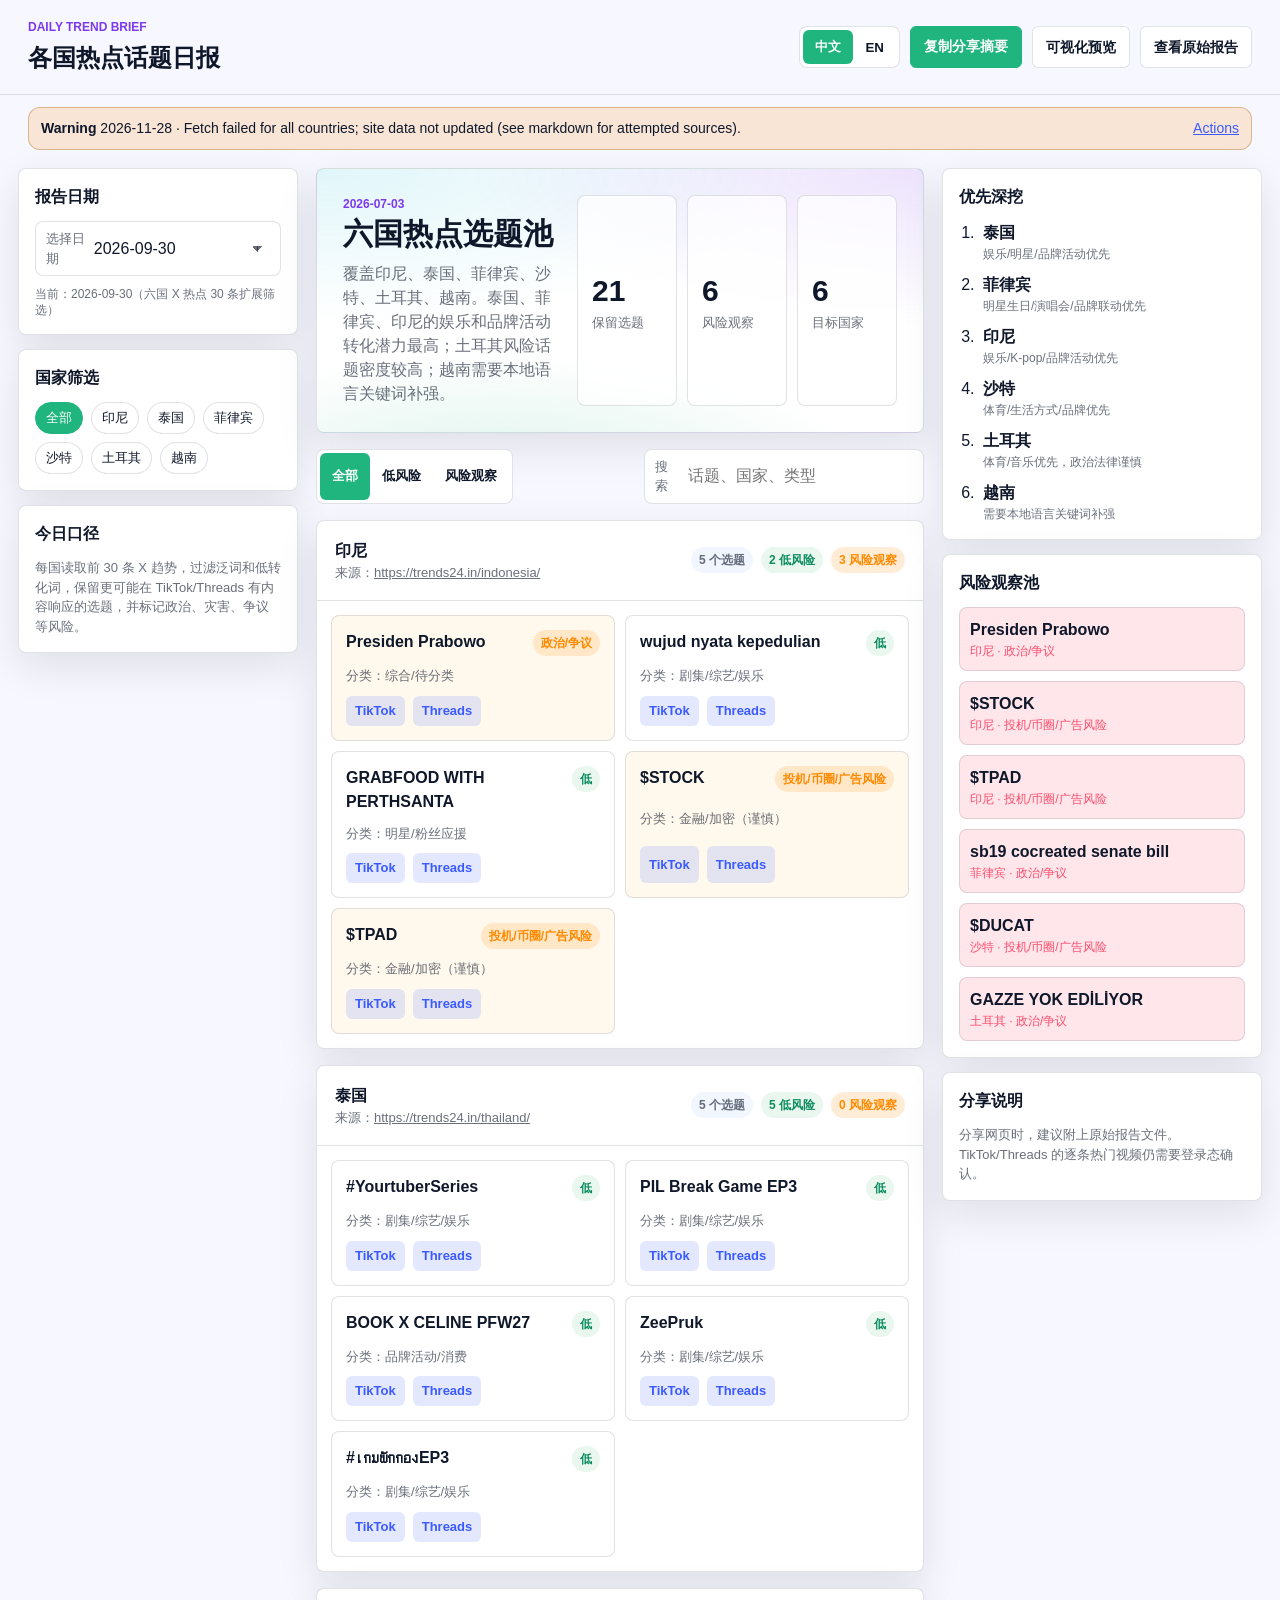
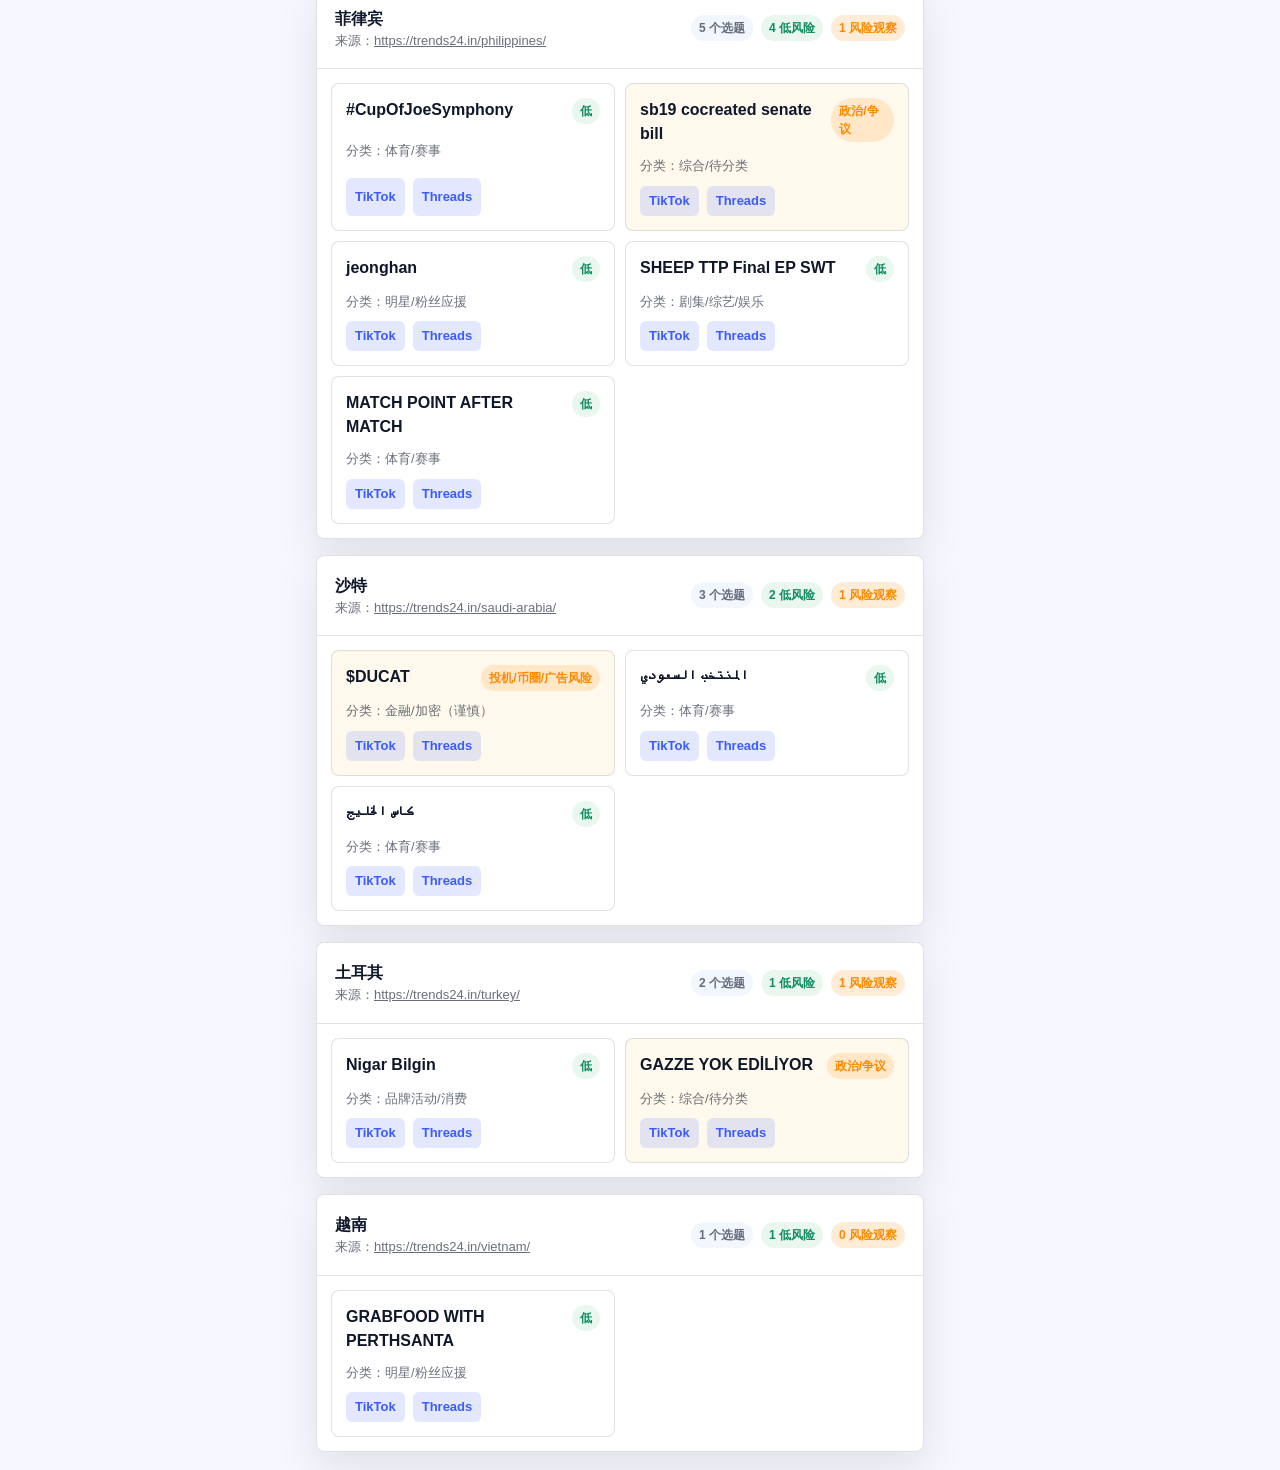
<file: index.html>
<!doctype html>
<html lang="zh-CN">
  <head>
    <meta charset="utf-8" />
    <meta name="viewport" content="width=device-width, initial-scale=1" />
    <title>各国热点话题日报 / Global Trend Brief</title>
    <link rel="stylesheet" href="./styles.css" />
  </head>
  <body>
    <a class="skip-link" href="#main">Skip to content</a>
    <header class="topbar">
      <div>
        <p class="eyebrow">Daily Trend Brief</p>
        <h1 data-i18n="appTitle">各国热点话题日报</h1>
      </div>
      <div class="top-actions">
        <div class="language-switch" role="group" aria-label="Language">
          <button class="active" data-lang="zh" type="button">中文</button>
          <button data-lang="en" type="button">EN</button>
        </div>
        <button id="copySummary" class="button primary" type="button" data-i18n="copySummary">复制分享摘要</button>
        <a class="button" href="./preview.html">可视化预览</a>
        <a id="rawReportLink" class="button" href="./2026-07-03-六国X热点30条扩展筛选报告.md" data-i18n="rawReport">查看原始报告</a>
      </div>
    </header>
    <div id="statusBanner" class="status-banner" hidden></div>

    <main id="main" class="layout">
      <aside class="sidebar" aria-label="报告列表和筛选">
        <section class="panel">
          <h2 data-i18n="reportDate">报告日期</h2>
          <label class="search-box sidebar-search">
            <span data-i18n="reportSelect">选择日期</span>
            <select id="reportSelect" aria-label="Report date"></select>
          </label>
          <p id="reportSelectMeta" class="helper-text" aria-live="polite"></p>
        </section>

        <section class="panel">
          <h2 data-i18n="countryFilter">国家筛选</h2>
          <div id="countryFilters" class="filter-list"></div>
        </section>

        <section class="panel compact">
          <h2 data-i18n="methodTitle">今日口径</h2>
          <p data-i18n="methodText">每国读取前 30 条 X 趋势，过滤泛词和低转化词，保留更可能在 TikTok/Threads 有内容响应的选题，并标记政治、灾害、争议等风险。</p>
        </section>
      </aside>

      <section class="content">
        <section class="hero">
          <div>
            <p class="eyebrow">2026-07-03</p>
            <h2 data-i18n="heroTitle">六国热点选题池</h2>
            <p data-i18n="heroText">覆盖印尼、泰国、菲律宾、沙特、土耳其、越南。泰国、菲律宾、印尼的娱乐和品牌活动转化潜力最高；土耳其风险话题密度较高；越南需要本地语言关键词补强。</p>
          </div>
          <div class="hero-metrics" aria-label="报告指标">
            <div><strong id="topicCount">0</strong><span data-i18n="keptTopics">保留选题</span></div>
            <div><strong id="riskCount">0</strong><span data-i18n="riskWatch">风险观察</span></div>
            <div><strong>6</strong><span data-i18n="targetCountries">目标国家</span></div>
          </div>
        </section>

        <section class="toolbar" aria-label="内容筛选">
          <div class="segmented" role="group" aria-label="风险筛选">
            <button class="active" data-risk="all" type="button" data-i18n="all">全部</button>
            <button data-risk="low" type="button" data-i18n="lowRisk">低风险</button>
            <button data-risk="watch" type="button" data-i18n="riskWatch">风险观察</button>
          </div>
          <label class="search-box">
            <span data-i18n="search">搜索</span>
            <input id="searchInput" type="search" placeholder="话题、国家、类型" />
          </label>
        </section>

        <section id="countrySections" class="country-sections" aria-live="polite"></section>
      </section>

      <aside class="rightbar">
        <section class="panel">
          <h2 data-i18n="priorityTitle">优先深挖</h2>
          <ol id="priorityList" class="priority-list"></ol>
        </section>

        <section class="panel">
          <h2 data-i18n="riskPoolTitle">风险观察池</h2>
          <div id="riskList" class="risk-list"></div>
        </section>

        <section class="panel compact">
          <h2 data-i18n="shareNoteTitle">分享说明</h2>
          <p data-i18n="shareNote">分享网页时，建议附上原始报告文件。TikTok/Threads 的逐条热门视频仍需要登录态确认。</p>
        </section>
      </aside>
    </main>

    <div id="toast" class="toast" role="status" aria-live="polite">已复制摘要</div>
    <script src="./app.js?v=202609301438"></script>
  </body>
</html>
</file>
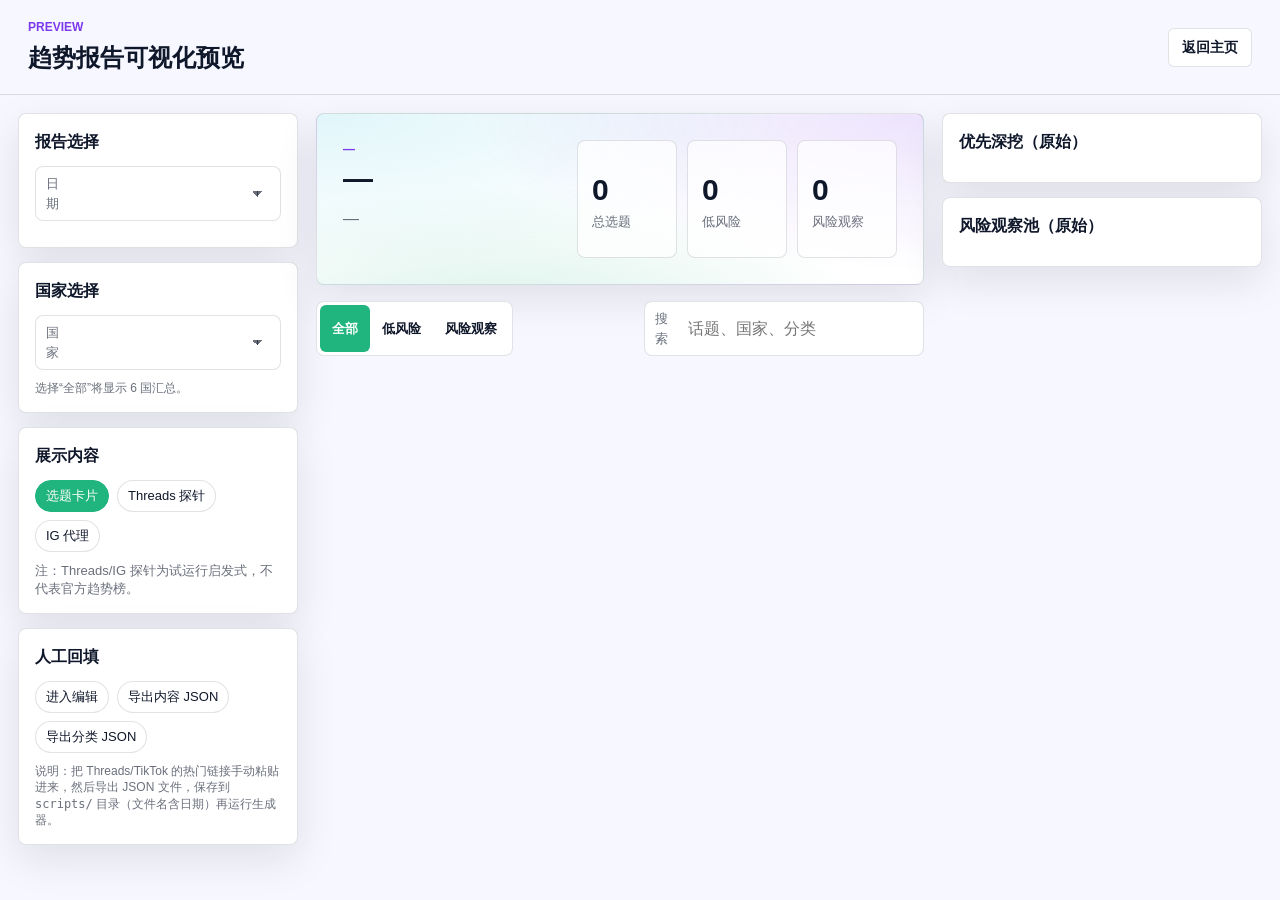
<file: preview.html>
<!doctype html>
<html lang="zh-CN">
  <head>
    <meta charset="utf-8" />
    <meta name="viewport" content="width=device-width, initial-scale=1" />
    <title>趋势报告可视化预览</title>
    <link rel="stylesheet" href="./styles.css" />
  </head>
  <body>
    <a class="skip-link" href="#main">Skip to content</a>
    <header class="topbar">
      <div>
        <p class="eyebrow">Preview</p>
        <h1>趋势报告可视化预览</h1>
      </div>
      <div class="top-actions">
        <a class="button" href="./index.html">返回主页</a>
      </div>
    </header>

    <main id="main" class="layout">
      <aside class="sidebar" aria-label="预览筛选">
        <section class="panel">
          <h2>报告选择</h2>
          <label class="search-box sidebar-search">
            <span>日期</span>
            <select id="pvReportSelect" aria-label="Report date"></select>
          </label>
          <p id="pvReportMeta" class="helper-text" aria-live="polite"></p>
        </section>

        <section class="panel">
          <h2>国家选择</h2>
          <label class="search-box sidebar-search">
            <span>国家</span>
            <select id="pvCountrySelect" aria-label="Country"></select>
          </label>
          <p class="helper-text">选择“全部”将显示 6 国汇总。</p>
        </section>

        <section class="panel compact">
          <h2>展示内容</h2>
          <div class="filter-list">
            <button class="filter-chip active" data-pv-tab="topics" type="button">选题卡片</button>
            <button class="filter-chip" data-pv-tab="threads" type="button">Threads 探针</button>
            <button class="filter-chip" data-pv-tab="ig" type="button">IG 代理</button>
          </div>
          <p class="helper-text">注：Threads/IG 探针为试运行启发式，不代表官方趋势榜。</p>
        </section>

        <section class="panel">
          <h2>人工回填</h2>
          <div class="filter-list">
            <button id="pvEditToggle" class="filter-chip" type="button">进入编辑</button>
            <button id="pvExportSignals" class="filter-chip" type="button">导出内容 JSON</button>
            <button id="pvExportOverrides" class="filter-chip" type="button">导出分类 JSON</button>
          </div>
          <p class="helper-text">
            说明：把 Threads/TikTok 的热门链接手动粘贴进来，然后导出 JSON 文件，保存到
            <code>scripts/</code> 目录（文件名含日期）再运行生成器。
          </p>
        </section>
      </aside>

      <section class="content">
        <section class="hero">
          <div>
            <p id="pvEyebrow" class="eyebrow">—</p>
            <h2 id="pvTitle">—</h2>
            <p id="pvSubtitle">—</p>
          </div>
          <div class="hero-metrics" aria-label="汇总指标">
            <div><strong id="pvTopicCount">0</strong><span>总选题</span></div>
            <div><strong id="pvLowCount">0</strong><span>低风险</span></div>
            <div><strong id="pvWatchCount">0</strong><span>风险观察</span></div>
          </div>
        </section>

        <section class="toolbar" aria-label="预览工具栏">
          <div class="segmented" role="group" aria-label="风险筛选">
            <button class="active" data-pv-risk="all" type="button">全部</button>
            <button data-pv-risk="low" type="button">低风险</button>
            <button data-pv-risk="watch" type="button">风险观察</button>
          </div>
          <label class="search-box">
            <span>搜索</span>
            <input id="pvSearch" type="search" placeholder="话题、国家、分类" />
          </label>
        </section>

        <section id="pvContent" class="country-sections" aria-live="polite"></section>
      </section>

      <aside class="rightbar">
        <section class="panel">
          <h2>优先深挖（原始）</h2>
          <ol id="pvPriority" class="priority-list"></ol>
        </section>
        <section class="panel">
          <h2>风险观察池（原始）</h2>
          <div id="pvRiskPool" class="risk-list"></div>
        </section>
      </aside>
    </main>

    <dialog id="pvEditor" class="pv-dialog">
      <form method="dialog" class="pv-dialog-inner">
        <header class="pv-dialog-head">
          <div>
            <p class="eyebrow">Manual Verify</p>
            <h2 id="pvEditorTitle">—</h2>
            <p id="pvEditorMeta" class="helper-text">—</p>
          </div>
          <button class="button" value="cancel" type="submit">关闭</button>
        </header>

        <div class="pv-form">
          <label>
            <span>二次确认分类（可选）</span>
            <select id="pvEditorType">
              <option value="">不覆盖</option>
              <option value="Sports / Event">Sports / Event</option>
              <option value="Drama / Variety / Entertainment">Drama / Variety / Entertainment</option>
              <option value="Music / Show / Release">Music / Show / Release</option>
              <option value="Celebrity / Fandom">Celebrity / Fandom</option>
              <option value="Brand / Consumer">Brand / Consumer</option>
              <option value="Travel / Local Event">Travel / Local Event</option>
              <option value="General / To Classify">General / To Classify</option>
            </select>
          </label>

          <label>
            <span>风险（可选）</span>
            <select id="pvEditorRisk">
              <option value="">不覆盖</option>
              <option value="Low">Low</option>
              <option value="Political / Controversy">Political / Controversy</option>
              <option value="Legal / Fraud">Legal / Fraud</option>
              <option value="Medical / Sensitive">Medical / Sensitive</option>
              <option value="Disaster / Memorial">Disaster / Memorial</option>
              <option value="Speculation / Crypto-Shill Risk">Speculation / Crypto-Shill Risk</option>
              <option value="Adult / Low-Quality Ad Risk">Adult / Low-Quality Ad Risk</option>
            </select>
          </label>

          <label>
            <span>Threads Top（每行 1 个链接）</span>
            <textarea id="pvEditorThreadsTop" rows="4" placeholder="https://www.threads.com/..."></textarea>
          </label>

          <label>
            <span>Threads Recent（每行 1 个链接）</span>
            <textarea id="pvEditorThreadsRecent" rows="3" placeholder="https://www.threads.com/..."></textarea>
          </label>

          <label>
            <span>TikTok Top（每行 1 个链接）</span>
            <textarea id="pvEditorTikTokTop" rows="4" placeholder="https://www.tiktok.com/@.../video/..."></textarea>
          </label>

          <label>
            <span>TikTok Recent（每行 1 个链接）</span>
            <textarea id="pvEditorTikTokRecent" rows="3" placeholder="https://www.tiktok.com/@.../video/..."></textarea>
          </label>

          <label>
            <span>备注（可选）</span>
            <input id="pvEditorNote" type="text" placeholder="例如：Top tab 取前 3 条" />
          </label>
        </div>

        <footer class="pv-dialog-foot">
          <button id="pvEditorSave" class="button primary" value="default" type="submit">保存</button>
          <button id="pvEditorClear" class="button" value="default" type="button">清空此条</button>
        </footer>
      </form>
    </dialog>

    <script src="./app.js?v=202605201739"></script>
    <script src="./preview.js"></script>
  </body>
</html>
</file>
<file: styles.css>
:root {
  /* Youthful, vibrant palette (light-only) */
  --bg: #f7f7ff;
  --surface: #ffffff;
  --surface-2: #f1f6ff;
  --text: #0f172a;
  --muted: rgba(15, 23, 42, 0.62);
  --line: rgba(15, 23, 42, 0.12);
  --green: #20b47e;
  --green-dark: #0e8d61;
  --amber: #ff8a00;
  --amber-bg: rgba(255, 138, 0, 0.16);
  --blue: #3b5bff;
  --blue-bg: rgba(59, 91, 255, 0.14);
  --red: #ff4d6d;
  --red-bg: rgba(255, 77, 109, 0.14);
  --shadow: 0 14px 42px rgba(15, 23, 42, 0.1);
  --focus: rgba(59, 91, 255, 0.45);
  --radius: 12px;
  --topbar-bg: rgba(247, 247, 255, 0.82);
  --accent-1: #7c3aed;
  --accent-1-bg: rgba(124, 58, 237, 0.14);
  --accent-2: #06b6d4;
  --accent-2-bg: rgba(6, 182, 212, 0.12);
}

* {
  box-sizing: border-box;
}

body {
  margin: 0;
  background: var(--bg);
  color: var(--text);
  font-family: -apple-system, BlinkMacSystemFont, "Segoe UI", "PingFang SC", "Microsoft YaHei", sans-serif;
  line-height: 1.5;
}

a {
  color: inherit;
}

.skip-link {
  position: absolute;
  left: 12px;
  top: 12px;
  padding: 10px 12px;
  border-radius: 999px;
  border: 1px solid var(--line);
  background: var(--surface);
  transform: translateY(-160%);
  transition: transform 180ms ease;
  z-index: 10;
}

.pv-dialog {
  width: min(840px, calc(100vw - 24px));
  border: 1px solid var(--line);
  border-radius: var(--radius);
  background: var(--surface);
  box-shadow: var(--shadow);
  padding: 0;
}

.pv-dialog::backdrop {
  background: rgba(15, 23, 42, 0.42);
}

.pv-dialog-inner {
  padding: 18px;
}

.pv-dialog-head {
  display: flex;
  align-items: flex-start;
  justify-content: space-between;
  gap: 14px;
  margin-bottom: 14px;
}

.pv-form {
  display: grid;
  grid-template-columns: 1fr 1fr;
  gap: 12px;
}

.pv-form label {
  display: flex;
  flex-direction: column;
  gap: 6px;
  padding: 10px;
  border: 1px solid var(--line);
  border-radius: var(--radius);
  background: var(--surface-2);
}

.pv-form label span {
  color: var(--muted);
  font-size: 12px;
  font-weight: 700;
}

.pv-form textarea,
.pv-form input,
.pv-form select {
  border: 1px solid rgba(15, 23, 42, 0.14);
  border-radius: 10px;
  padding: 10px 10px;
  background: var(--surface);
  color: var(--text);
  font: inherit;
}

.pv-form textarea {
  resize: vertical;
}

.pv-dialog-foot {
  display: flex;
  justify-content: flex-end;
  gap: 10px;
  margin-top: 14px;
}

@media (max-width: 820px) {
  .pv-form {
    grid-template-columns: 1fr;
  }
}

.skip-link:focus {
  transform: translateY(0);
  outline: none;
  box-shadow: 0 0 0 4px var(--focus);
}

.helper-text {
  margin: 10px 0 0;
  color: var(--muted);
  font-size: 12px;
  line-height: 1.35;
}

.panel,
.country-card,
.hero {
  border-radius: var(--radius);
}

.status-banner {
  margin: 12px 28px 0;
  padding: 10px 12px;
  border-radius: 12px;
  border: 1px solid var(--line);
  background: #eaf7f1;
  color: var(--text);
  font-size: 14px;
  display: flex;
  gap: 10px;
  align-items: center;
  justify-content: space-between;
}

.status-banner.warn {
  background: var(--amber-bg);
  border-color: rgba(160, 92, 0, 0.35);
}

.status-banner .status-actions a {
  color: var(--blue);
  text-decoration: underline;
}

.topbar {
  position: sticky;
  top: 0;
  z-index: 5;
  display: flex;
  align-items: center;
  justify-content: space-between;
  gap: 24px;
  padding: 18px 28px;
  background: var(--topbar-bg);
  border-bottom: 1px solid var(--line);
  backdrop-filter: blur(14px);
}

h1,
h2,
h3,
p {
  margin: 0;
}

h1 {
  font-size: 24px;
  letter-spacing: 0;
}

h2 {
  font-size: 16px;
  letter-spacing: 0;
}

h3 {
  font-size: 16px;
  letter-spacing: 0;
}

.eyebrow {
  margin-bottom: 4px;
  color: var(--accent-1);
  font-size: 12px;
  font-weight: 700;
  letter-spacing: 0;
  text-transform: uppercase;
}

.top-actions {
  display: flex;
  flex-wrap: wrap;
  gap: 10px;
}

.button {
  display: inline-flex;
  align-items: center;
  min-height: 36px;
  padding: 8px 13px;
  border: 1px solid var(--line);
  border-radius: 6px;
  background: var(--surface);
  color: var(--text);
  font-size: 14px;
  font-weight: 650;
  text-decoration: none;
  cursor: pointer;
  transition: background 160ms ease, border-color 160ms ease, transform 120ms ease;
}

.button.primary {
  border-color: var(--green);
  background: var(--green);
  color: #fff;
}

.button:hover {
  border-color: rgba(96, 112, 107, 0.45);
}

.button:active {
  transform: translateY(1px);
}

.layout {
  display: grid;
  grid-template-columns: 280px minmax(0, 1fr) 320px;
  gap: 18px;
  padding: 18px;
}

.sidebar,
.rightbar {
  display: flex;
  flex-direction: column;
  gap: 14px;
}

.panel {
  padding: 16px;
  border: 1px solid var(--line);
  border-radius: 8px;
  background: var(--surface);
  box-shadow: var(--shadow);
}

.panel h2 {
  margin-bottom: 12px;
}

.panel.compact p {
  color: var(--muted);
  font-size: 13px;
}

.report-item,
.filter-chip,
.segmented button {
  border: 1px solid var(--line);
  background: var(--surface);
  color: var(--text);
  cursor: pointer;
}

.report-item {
  display: block;
  width: 100%;
  padding: 12px;
  border-radius: 8px;
  text-align: left;
}

.report-list {
  display: grid;
  gap: 8px;
}

.sidebar-search {
  min-width: 0;
  width: 100%;
  margin-bottom: 10px;
}

.report-list--compact {
  max-height: 360px;
  overflow: auto;
  padding-right: 2px;
}

.report-list--compact .report-item {
  padding: 10px;
}

.report-item.active {
  border-color: var(--green);
  background: var(--surface-2);
}

.report-item span {
  display: block;
  font-weight: 750;
}

.report-item small {
  display: block;
  margin-top: 3px;
  color: var(--muted);
}

.filter-list {
  display: flex;
  flex-wrap: wrap;
  gap: 8px;
}

.filter-chip {
  min-height: 32px;
  padding: 6px 10px;
  border-radius: 999px;
  font-size: 13px;
}

.filter-chip.active {
  border-color: var(--green);
  background: var(--green);
  color: #fff;
}

.content {
  min-width: 0;
}

.hero {
  display: grid;
  grid-template-columns: minmax(0, 1fr) 320px;
  gap: 20px;
  align-items: stretch;
  padding: 26px;
  border: 1px solid var(--line);
  border-radius: 8px;
  background:
    radial-gradient(900px 280px at 0% 0%, var(--accent-2-bg), transparent 55%),
    radial-gradient(760px 260px at 100% 0%, var(--accent-1-bg), transparent 60%),
    radial-gradient(680px 240px at 30% 120%, rgba(32, 180, 126, 0.16), transparent 55%),
    var(--surface);
  box-shadow: var(--shadow);
}

.hero h2 {
  margin-bottom: 10px;
  font-size: 30px;
  line-height: 1.15;
}

.hero p:not(.eyebrow) {
  max-width: 760px;
  color: var(--muted);
}

.hero-metrics {
  display: grid;
  grid-template-columns: repeat(3, 1fr);
  gap: 10px;
}

.hero-metrics div {
  display: flex;
  flex-direction: column;
  justify-content: center;
  min-height: 118px;
  padding: 14px;
  border: 1px solid var(--line);
  border-radius: 8px;
  background: rgba(255, 255, 255, 0.72);
}

.hero-metrics strong {
  font-size: 30px;
}

.hero-metrics span {
  color: var(--muted);
  font-size: 13px;
}

.toolbar {
  display: flex;
  justify-content: space-between;
  gap: 12px;
  margin: 16px 0;
}

.segmented,
.language-switch {
  display: inline-flex;
  padding: 3px;
  border: 1px solid var(--line);
  border-radius: 8px;
  background: var(--surface);
}

.segmented button,
.language-switch button {
  min-height: 34px;
  padding: 6px 12px;
  border: 0;
  border-radius: 6px;
  background: transparent;
  color: var(--text);
  cursor: pointer;
  font-weight: 650;
}

.segmented button.active,
.language-switch button.active {
  background: var(--green);
  color: #fff;
}

.search-box {
  display: flex;
  align-items: center;
  gap: 8px;
  min-width: 0;
  padding: 7px 10px;
  border: 1px solid var(--line);
  border-radius: 8px;
  background: var(--surface);
}

.toolbar .search-box {
  min-width: 280px;
}

.sidebar .search-box {
  width: 100%;
}

.search-box span {
  color: var(--muted);
  font-size: 13px;
}

.search-box input {
  min-width: 0;
  flex: 1 1 auto;
  width: 100%;
  border: 0;
  outline: 0;
  background: transparent;
  color: var(--text);
  font: inherit;
}

.search-box select {
  min-width: 0;
  flex: 1 1 auto;
  width: 100%;
  border: 0;
  outline: 0;
  background: transparent;
  color: var(--text);
  font: inherit;
  appearance: none;
  -webkit-appearance: none;
  padding-right: 20px;
  text-overflow: ellipsis;
  white-space: nowrap;
  overflow: hidden;
  background-image: linear-gradient(45deg, transparent 50%, var(--muted) 50%),
    linear-gradient(135deg, var(--muted) 50%, transparent 50%);
  background-position:
    calc(100% - 12px) 50%,
    calc(100% - 7px) 50%;
  background-size: 6px 6px, 6px 6px;
  background-repeat: no-repeat;
}

button:focus-visible,
a:focus-visible,
select:focus-visible,
input:focus-visible {
  outline: none;
  box-shadow: 0 0 0 4px var(--focus);
  border-radius: 10px;
}

@media (prefers-reduced-motion: reduce) {
  * {
    scroll-behavior: auto !important;
    transition: none !important;
    animation: none !important;
  }
}

.country-sections {
  display: grid;
  gap: 16px;
}

.country-card {
  border: 1px solid var(--line);
  border-radius: 8px;
  background: var(--surface);
  box-shadow: var(--shadow);
  overflow: hidden;
}

.country-head {
  display: flex;
  align-items: center;
  justify-content: space-between;
  gap: 14px;
  padding: 18px;
  border-bottom: 1px solid var(--line);
}

.country-head p {
  color: var(--muted);
  font-size: 13px;
}

.country-meta {
  display: flex;
  gap: 8px;
  flex-wrap: wrap;
  justify-content: flex-end;
}

.badge {
  display: inline-flex;
  align-items: center;
  min-height: 26px;
  padding: 4px 8px;
  border-radius: 999px;
  background: var(--surface-2);
  color: var(--muted);
  font-size: 12px;
  font-weight: 700;
}

.badge.low {
  background: #e9f7ef;
  color: var(--green-dark);
}

.badge.watch {
  background: var(--amber-bg);
  color: var(--amber);
}

.topic-grid {
  display: grid;
  grid-template-columns: repeat(2, minmax(0, 1fr));
  gap: 10px;
  padding: 14px;
}

.topic-card {
  display: grid;
  gap: 10px;
  padding: 14px;
  border: 1px solid var(--line);
  border-radius: 8px;
  background: #fff;
}

.topic-card.watch {
  background: linear-gradient(0deg, rgba(255, 244, 223, 0.55), rgba(255, 244, 223, 0.55)), #fff;
}

.signal-row {
  margin-top: 2px;
}

.signal-badge {
  display: inline-flex;
  align-items: center;
  min-height: 24px;
  padding: 3px 8px;
  border-radius: 999px;
  background: rgba(32, 180, 126, 0.12);
  color: var(--green-dark);
  border: 1px solid rgba(32, 180, 126, 0.28);
  font-size: 12px;
  font-weight: 750;
}

.topic-title {
  display: flex;
  align-items: flex-start;
  justify-content: space-between;
  gap: 10px;
}

.topic-title strong {
  overflow-wrap: anywhere;
}

.topic-card p {
  color: var(--muted);
  font-size: 13px;
}

.links {
  display: flex;
  flex-wrap: wrap;
  gap: 8px;
}

.links a {
  display: inline-flex;
  align-items: center;
  min-height: 30px;
  padding: 5px 9px;
  border-radius: 6px;
  background: var(--blue-bg);
  color: var(--blue);
  font-size: 13px;
  font-weight: 700;
  text-decoration: none;
}

.priority-list,
.risk-list {
  display: grid;
  gap: 10px;
  margin: 0;
  padding: 0;
}

.priority-list {
  padding-left: 20px;
}

.priority-list li {
  padding-left: 4px;
}

.priority-list strong,
.risk-item strong {
  display: block;
  overflow-wrap: anywhere;
}

.priority-list span,
.risk-item span {
  display: block;
  color: var(--muted);
  font-size: 12px;
}

.risk-item {
  padding: 10px;
  border: 1px solid var(--line);
  border-radius: 8px;
  background: var(--red-bg);
}

.risk-item span {
  color: var(--red);
}

.toast {
  position: fixed;
  right: 18px;
  bottom: 18px;
  transform: translateY(80px);
  padding: 10px 14px;
  border-radius: 8px;
  background: var(--green-dark);
  color: #fff;
  opacity: 0;
  transition: 0.2s ease;
}

.toast.show {
  transform: translateY(0);
  opacity: 1;
}

@media (max-width: 1180px) {
  .layout {
    grid-template-columns: 240px minmax(0, 1fr);
  }

  .rightbar {
    grid-column: 1 / -1;
    display: grid;
    grid-template-columns: repeat(3, 1fr);
  }

  .hero {
    grid-template-columns: 1fr;
  }
}

@media (max-width: 820px) {
  .topbar,
  .toolbar,
  .country-head {
    align-items: stretch;
    flex-direction: column;
  }

  .layout {
    grid-template-columns: 1fr;
    padding: 12px;
  }

  .rightbar {
    grid-template-columns: 1fr;
  }

  .topic-grid {
    grid-template-columns: 1fr;
  }

  .hero-metrics {
    grid-template-columns: 1fr;
  }

  .search-box {
    min-width: 0;
  }
}
</file>
